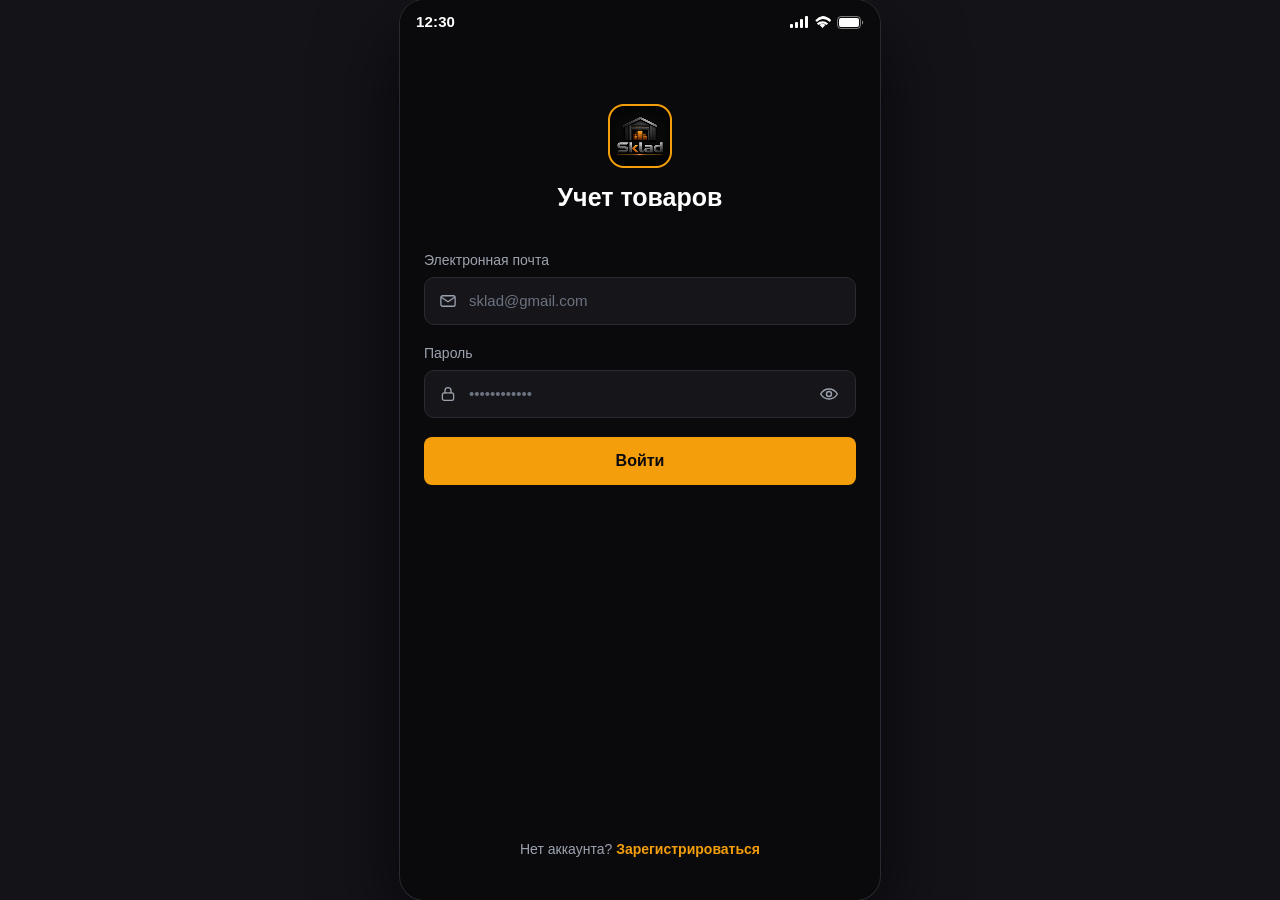
<file: index.html>
<!DOCTYPE html><html lang="ru"><head><meta charset="utf-8"><meta name="viewport" content="width=device-width, initial-scale=1.0, maximum-scale=1.0, user-scalable=no"><meta name="theme-color" content="#0a0a0c"><meta name="description" content="Учет товаров на складе — вход в систему"><title>Вход — Учет товаров</title><link rel="icon" href="assets/img/logo.png"><link rel="stylesheet" href="css/normalize.css"><link rel="stylesheet" href="css/style.min.css"></head><body data-page="login"><div class="status-bar" aria-hidden="true"><span class="status-bar__time">12:30</span> <span class="status-bar__icons"><svg width="18" height="12" viewBox="0 0 18 12" fill="currentColor"><rect y="8" width="3" height="4" rx="1"/><rect x="5" y="6" width="3" height="6" rx="1"/><rect x="10" y="3" width="3" height="9" rx="1"/><rect x="15" width="3" height="12" rx="1"/></svg> <svg width="17" height="12" viewBox="0 0 17 12" fill="currentColor"><path d="M8.5 12 11.4 9.1a4.1 4.1 0 0 0-5.8 0L8.5 12Zm0-4.6c1.5 0 2.9.6 4 1.6l1.6-1.6a8.7 8.7 0 0 0-11.2 0l1.6 1.6a5.9 5.9 0 0 1 4-1.6Zm0-4.5c2.7 0 5.3 1.1 7.2 3l1.6-1.6A12.7 12.7 0 0 0 8.5 0 12.7 12.7 0 0 0 1.3 4.3L2.9 5.9A10.5 10.5 0 0 1 8.5 2.9Z"/></svg> <svg width="27" height="13" viewBox="0 0 27 13" fill="none"><rect x="0.5" y="0.5" width="23" height="12" rx="3.5" stroke="currentColor" opacity="0.45"/><rect x="2" y="2" width="20" height="9" rx="2" fill="currentColor"/><path d="M25 4.6v3.8a2.1 2.1 0 0 0 0-3.8Z" fill="currentColor" opacity="0.5"/></svg></span></div><div class="auth"><header class="auth__brand"><img class="auth__logo" src="assets/img/logo.png" alt="Логотип Sklad" width="64" height="64"><h1 class="auth__title">Учет товаров</h1></header><main class="auth__form"><section aria-label="Форма входа"><form id="auth-form" novalidate><div class="field"><label class="field__label" for="email">Электронная почта</label><div class="field__control"><svg class="icon" viewBox="0 0 24 24" fill="none" stroke="currentColor" stroke-width="1.7" stroke-linecap="round" stroke-linejoin="round" aria-hidden="true"><rect x="2.5" y="5" width="19" height="14" rx="2.5"/><path d="m3.6 7.2 8.4 5.8 8.4-5.8"/></svg> <input id="email" name="email" type="email" inputmode="email" autocomplete="email" placeholder="sklad@gmail.com"></div><span class="field__error"></span></div><div class="field"><label class="field__label" for="password">Пароль</label><div class="field__control"><svg class="icon" viewBox="0 0 24 24" fill="none" stroke="currentColor" stroke-width="1.7" stroke-linecap="round" stroke-linejoin="round" aria-hidden="true"><rect x="4.5" y="10.5" width="15" height="10" rx="2.5"/><path d="M8 10.5v-3a4 4 0 0 1 8 0v3"/></svg> <input id="password" name="password" type="password" autocomplete="current-password" placeholder="••••••••••••"> <button class="field__toggle" id="pass-toggle" type="button" aria-label="Показать пароль"><svg class="icon" viewBox="0 0 24 24" fill="none" stroke="currentColor" stroke-width="1.7" stroke-linecap="round" stroke-linejoin="round" aria-hidden="true"><path d="M2 12s3.6-6 10-6 10 6 10 6-3.6 6-10 6S2 12 2 12Z"/><circle cx="12" cy="12" r="3"/></svg></button></div><span class="field__error"></span></div><button class="btn btn--primary" type="submit">Войти</button><p class="form-note" id="form-note" role="status" aria-live="polite"></p></form></section></main><footer class="auth__footer"><nav class="auth__switch" aria-label="Переход между экранами">Нет аккаунта? <a href="register.html">Зарегистрироваться</a></nav></footer></div><script src="js/data.min.js"></script><script src="js/app.min.js"></script></body></html>
</file>
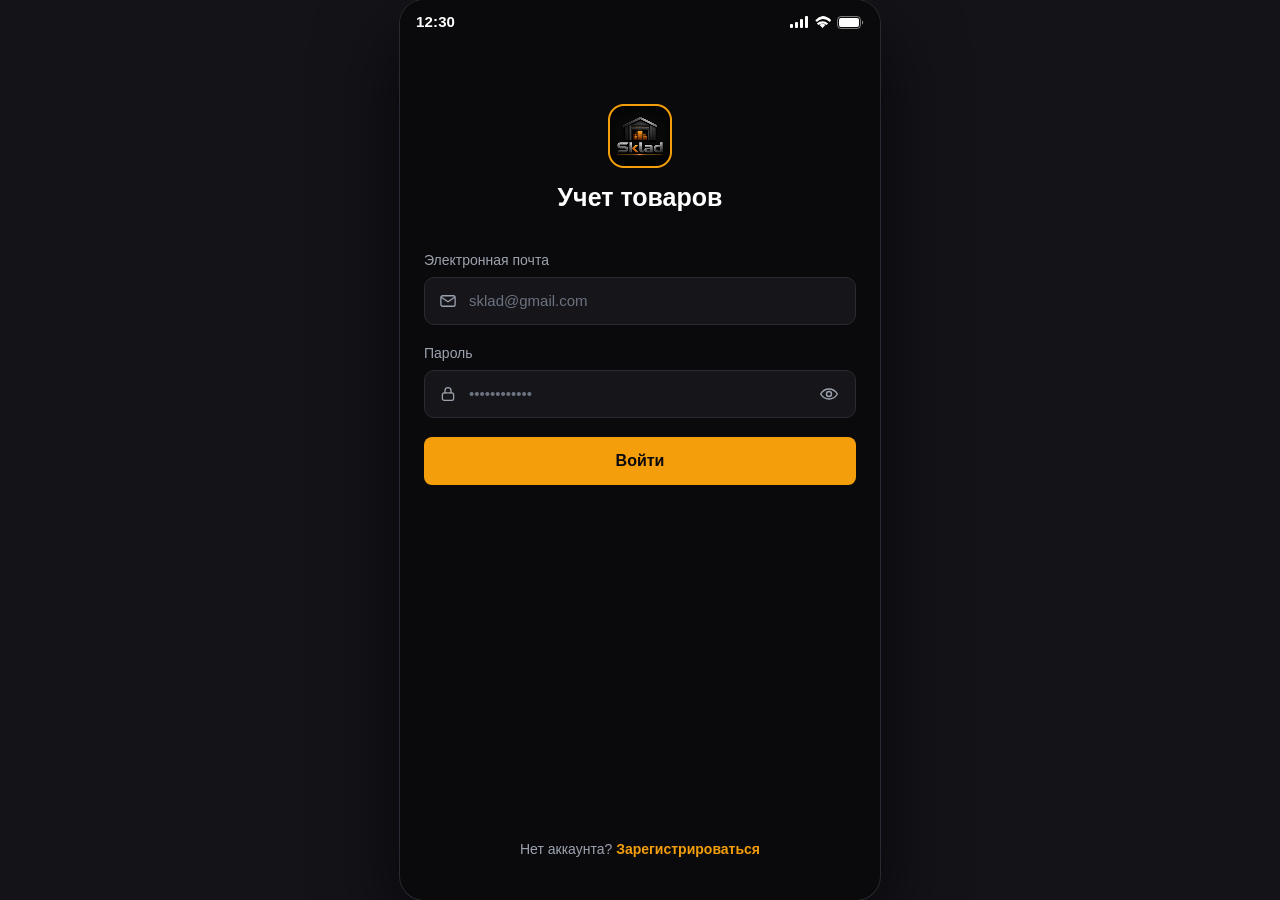
<file: main.html>
<!DOCTYPE html><html lang="ru"><head><meta charset="utf-8"><meta name="viewport" content="width=device-width, initial-scale=1.0, maximum-scale=1.0, user-scalable=no"><meta name="theme-color" content="#0a0a0c"><meta name="description" content="Учет товаров на складе — список товаров"><title>Товары — Учет товаров</title><link rel="icon" href="assets/img/logo.png"><link rel="stylesheet" href="css/normalize.css"><link rel="stylesheet" href="css/style.min.css"></head><body data-page="list"><div class="status-bar" aria-hidden="true"><span class="status-bar__time">12:30</span> <span class="status-bar__icons"><svg width="18" height="12" viewBox="0 0 18 12" fill="currentColor"><rect y="8" width="3" height="4" rx="1"/><rect x="5" y="6" width="3" height="6" rx="1"/><rect x="10" y="3" width="3" height="9" rx="1"/><rect x="15" width="3" height="12" rx="1"/></svg> <svg width="17" height="12" viewBox="0 0 17 12" fill="currentColor"><path d="M8.5 12 11.4 9.1a4.1 4.1 0 0 0-5.8 0L8.5 12Zm0-4.6c1.5 0 2.9.6 4 1.6l1.6-1.6a8.7 8.7 0 0 0-11.2 0l1.6 1.6a5.9 5.9 0 0 1 4-1.6Zm0-4.5c2.7 0 5.3 1.1 7.2 3l1.6-1.6A12.7 12.7 0 0 0 8.5 0 12.7 12.7 0 0 0 1.3 4.3L2.9 5.9A10.5 10.5 0 0 1 8.5 2.9Z"/></svg> <svg width="27" height="13" viewBox="0 0 27 13" fill="none"><rect x="0.5" y="0.5" width="23" height="12" rx="3.5" stroke="currentColor" opacity="0.45"/><rect x="2" y="2" width="20" height="9" rx="2" fill="currentColor"/><path d="M25 4.6v3.8a2.1 2.1 0 0 0 0-3.8Z" fill="currentColor" opacity="0.5"/></svg></span></div><header class="app-header"><nav class="app-header__nav" aria-label="Навигация по приложению"><a href="main.html" aria-label="Учет товаров"><img class="app-header__logo" src="assets/img/logo.png" alt="Sklad" width="24" height="24"> </a></nav><button class="avatar" id="avatar" type="button" aria-label="Выйти из аккаунта"><svg class="icon" viewBox="0 0 24 24" fill="currentColor" aria-hidden="true"><circle cx="12" cy="8" r="4"/><path d="M4 21.5c0-4.4 3.6-7.5 8-7.5s8 3.1 8 7.5a1 1 0 0 1-1 1H5a1 1 0 0 1-1-1Z"/></svg></button></header><main class="catalog"><section aria-label="Поиск по товарам"><div class="search"><svg class="icon" viewBox="0 0 24 24" fill="none" stroke="currentColor" stroke-width="1.8" stroke-linecap="round" aria-hidden="true"><circle cx="11" cy="11" r="7"/><path d="m20.5 20.5-4-4"/></svg> <input id="search" type="search" placeholder="Поиск по наименованию или артикулу..." aria-label="Поиск по наименованию или артикулу"></div></section><section aria-labelledby="catalog-title"><h1 class="catalog__title" id="catalog-title">Товары</h1><ul class="product-list" id="product-list" role="list"></ul><p class="empty-state" id="empty-state" hidden>Ничего не найдено</p></section></main><footer class="list-footer"><button class="fab" id="fab" type="button"><svg class="icon" viewBox="0 0 24 24" fill="none" stroke="currentColor" stroke-width="2.4" stroke-linecap="round" aria-hidden="true"><path d="M12 5v14M5 12h14"/></svg> Добавить товар</button></footer><section class="sheet" id="editor" role="dialog" aria-modal="true" aria-labelledby="editor-title" hidden><header class="editor-bar"><button class="back-link" id="editor-back" type="button"><svg class="icon" viewBox="0 0 24 24" fill="none" stroke="currentColor" stroke-width="2" stroke-linecap="round" stroke-linejoin="round" aria-hidden="true"><path d="M19.5 12h-15M11 5.5 4.5 12l6.5 6.5"/></svg> Назад</button><h2 class="editor-bar__title" id="editor-title">Новый товар</h2><span aria-hidden="true"></span></header><div class="editor"><form id="editor-form" novalidate><input type="file" id="photo-input" accept="image/*" hidden> <button class="photo-picker" id="photo-picker" type="button"><svg class="icon" viewBox="0 0 24 24" fill="none" stroke="currentColor" stroke-width="1.7" stroke-linecap="round" stroke-linejoin="round" aria-hidden="true"><path d="M4 8h3l1.6-2.6h6.8L17 8h3a1.6 1.6 0 0 1 1.6 1.6v9A1.6 1.6 0 0 1 20 20.2H4A1.6 1.6 0 0 1 2.4 18.6v-9A1.6 1.6 0 0 1 4 8Z"/><circle cx="12" cy="13.6" r="3.4"/></svg> <span id="photo-picker-label">Добавить фото товара</span></button><div class="field"><label class="field__label" for="f-name">Наименование</label><div class="field__control"><input id="f-name" name="name" placeholder="Например, Аккумуляторная дрель" autocomplete="off"></div><span class="field__error"></span></div><div class="field"><label class="field__label" for="f-art">Артикул</label><div class="field__control"><input id="f-art" name="art" placeholder="DEW-DCD701" autocomplete="off"></div><span class="field__error"></span></div><div class="field"><label class="field__label" for="f-qty">Количество, шт.</label><div class="field__control"><input id="f-qty" name="qty" type="number" inputmode="numeric" min="0" step="1" placeholder="0"></div><span class="field__error"></span></div><div class="field"><label class="field__label" for="f-desc">Описание</label><div class="field__control field__control--area"><textarea id="f-desc" name="desc" placeholder="Характеристики, комплектация, условия хранения..."></textarea></div><span class="field__error"></span></div><div class="editor__actions"><button class="btn btn--primary" type="submit">Сохранить</button> <button class="btn btn--ghost" id="editor-cancel" type="button">Отмена</button></div><p class="form-note" id="form-note" role="status" aria-live="polite"></p></form></div></section><script src="js/data.min.js"></script><script src="js/app.min.js"></script></body></html>
</file>
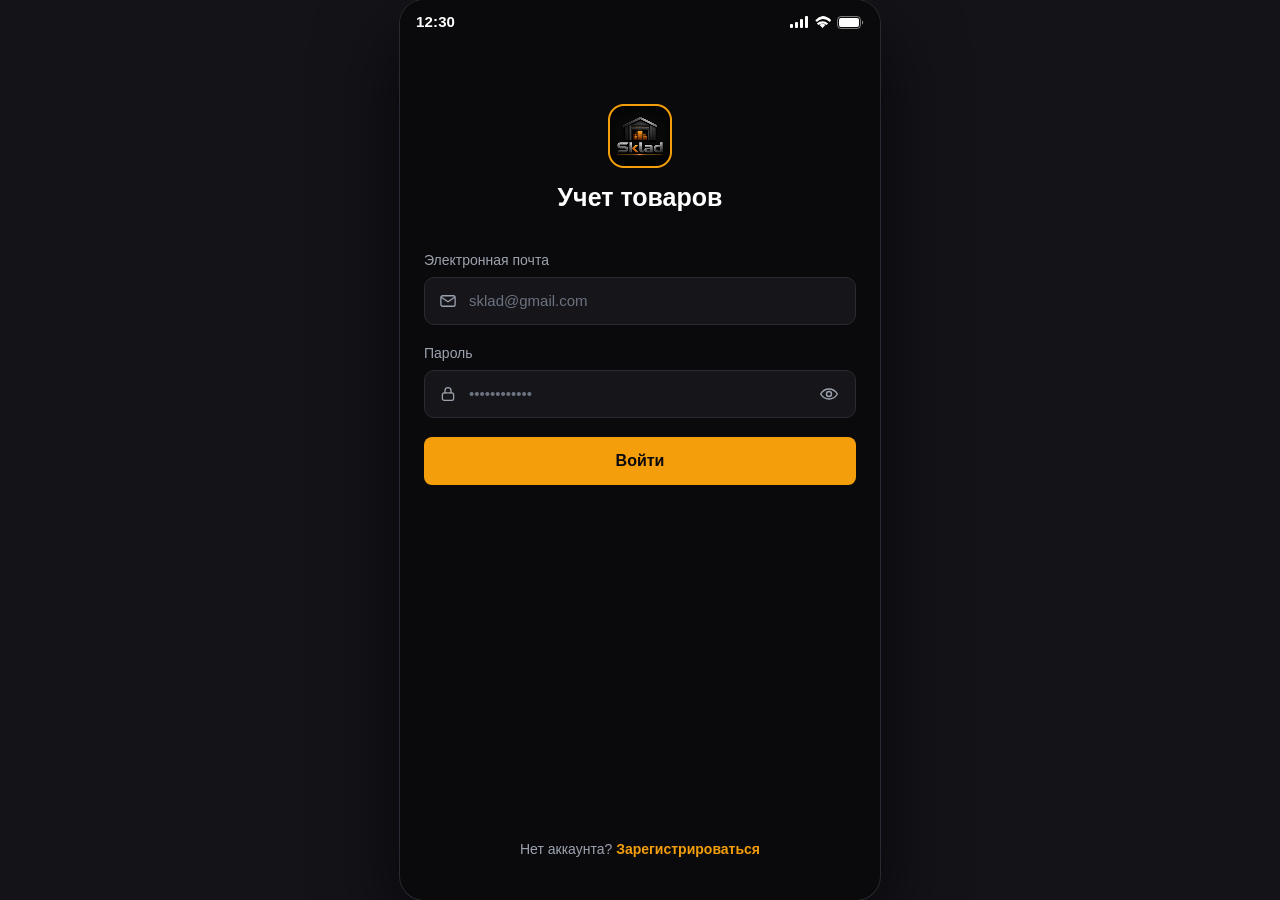
<file: product.html>
<!DOCTYPE html><html lang="ru"><head><meta charset="utf-8"><meta name="viewport" content="width=device-width, initial-scale=1.0, maximum-scale=1.0, user-scalable=no"><meta name="theme-color" content="#0a0a0c"><meta name="description" content="Учет товаров на складе — карточка товара"><title>Товар — Учет товаров</title><link rel="icon" href="assets/img/logo.png"><link rel="stylesheet" href="css/normalize.css"><link rel="stylesheet" href="css/style.min.css"></head><body data-page="detail"><div class="status-bar" aria-hidden="true"><span class="status-bar__time">12:30</span> <span class="status-bar__icons"><svg width="18" height="12" viewBox="0 0 18 12" fill="currentColor"><rect y="8" width="3" height="4" rx="1"/><rect x="5" y="6" width="3" height="6" rx="1"/><rect x="10" y="3" width="3" height="9" rx="1"/><rect x="15" width="3" height="12" rx="1"/></svg> <svg width="17" height="12" viewBox="0 0 17 12" fill="currentColor"><path d="M8.5 12 11.4 9.1a4.1 4.1 0 0 0-5.8 0L8.5 12Zm0-4.6c1.5 0 2.9.6 4 1.6l1.6-1.6a8.7 8.7 0 0 0-11.2 0l1.6 1.6a5.9 5.9 0 0 1 4-1.6Zm0-4.5c2.7 0 5.3 1.1 7.2 3l1.6-1.6A12.7 12.7 0 0 0 8.5 0 12.7 12.7 0 0 0 1.3 4.3L2.9 5.9A10.5 10.5 0 0 1 8.5 2.9Z"/></svg> <svg width="27" height="13" viewBox="0 0 27 13" fill="none"><rect x="0.5" y="0.5" width="23" height="12" rx="3.5" stroke="currentColor" opacity="0.45"/><rect x="2" y="2" width="20" height="9" rx="2" fill="currentColor"/><path d="M25 4.6v3.8a2.1 2.1 0 0 0 0-3.8Z" fill="currentColor" opacity="0.5"/></svg></span></div><header class="detail-bar"><nav class="detail-bar__nav" aria-label="Навигация по приложению"><a class="back-link" id="detail-back" href="main.html"><svg class="icon" viewBox="0 0 24 24" fill="none" stroke="currentColor" stroke-width="2" stroke-linecap="round" stroke-linejoin="round" aria-hidden="true"><path d="M19.5 12h-15M11 5.5 4.5 12l6.5 6.5"/></svg> Назад в список</a></nav><a class="icon-btn" id="detail-edit" href="main.html" aria-label="Редактировать товар"><svg class="icon" viewBox="0 0 24 24" fill="none" stroke="currentColor" stroke-width="1.8" stroke-linecap="round" stroke-linejoin="round" aria-hidden="true"><path d="M14 4.5H6.5a2 2 0 0 0-2 2v11a2 2 0 0 0 2 2h11a2 2 0 0 0 2-2V10"/><path d="M18.6 3.4a2.1 2.1 0 0 1 3 3L12.8 15.2l-4 1 1-4 8.8-8.8Z"/></svg></a></header><main class="detail"><img class="detail__photo" id="detail-photo" src="assets/img/drill_big.png" alt="" width="390" height="320"><div class="detail__body"><h1 class="detail__title" id="detail-title">Аккумуляторная дрель-шуруповерт DeWalt</h1><p class="detail__badge-row"><span class="badge detail__badge" id="detail-badge">12 шт.</span></p><section class="detail__section" aria-labelledby="detail-desc-label"><h2 class="section-label" id="detail-desc-label">Описание</h2><p class="detail__text" id="detail-text"></p></section></div><footer class="detail__actions"><button class="btn btn--danger" id="detail-delete" type="button"><svg class="icon" viewBox="0 0 24 24" width="18" height="18" fill="none" stroke="currentColor" stroke-width="1.8" stroke-linecap="round" stroke-linejoin="round" aria-hidden="true"><path d="M4 7h16M9.5 7V5.2A1.7 1.7 0 0 1 11.2 3.5h1.6A1.7 1.7 0 0 1 14.5 5.2V7m3.5 0v12a2 2 0 0 1-2 2h-7a2 2 0 0 1-2-2V7"/><path d="M10.5 11v6M13.5 11v6"/></svg> Удалить товар из базы</button></footer></main><script src="js/data.min.js"></script><script src="js/app.min.js"></script></body></html>
</file>
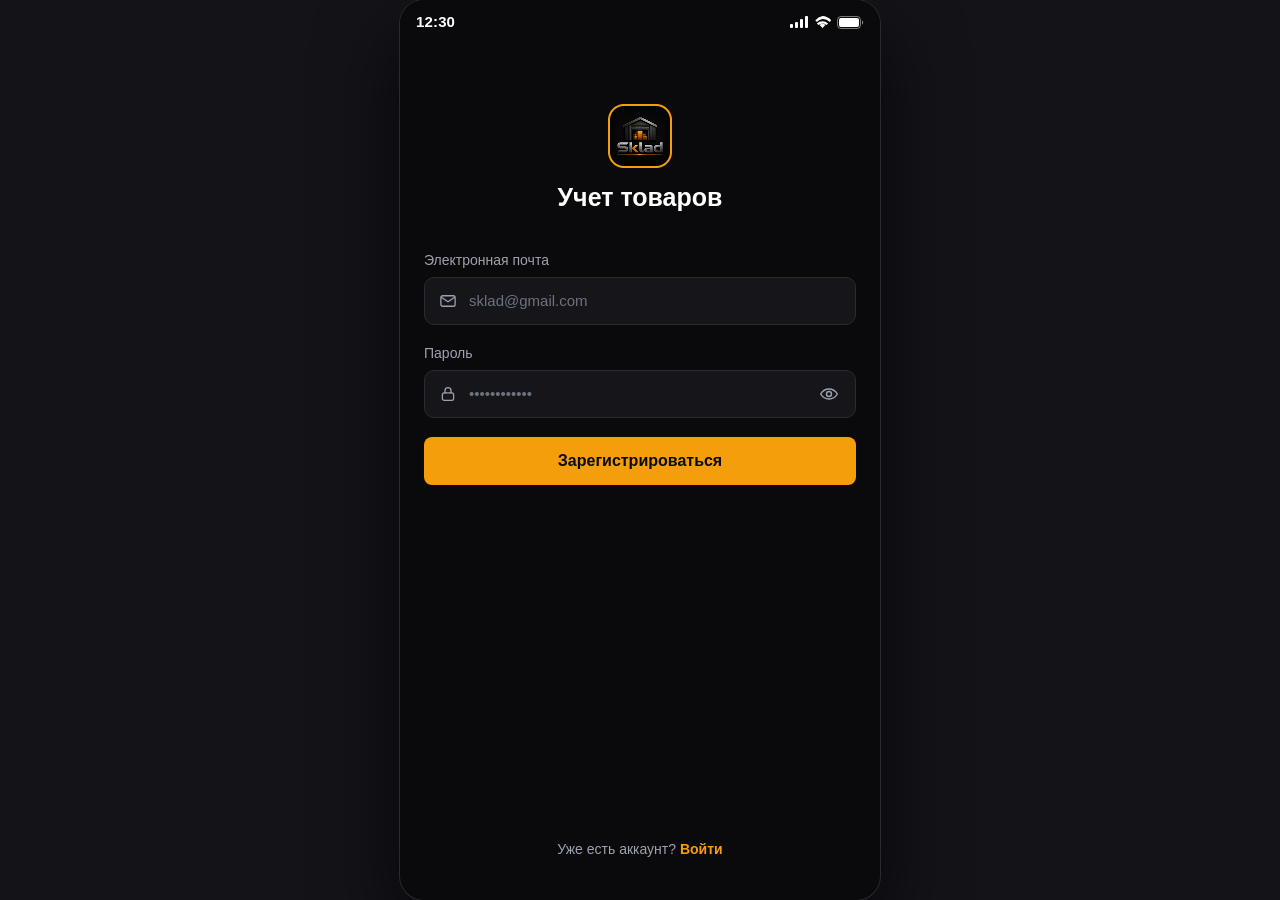
<file: register.html>
<!DOCTYPE html><html lang="ru"><head><meta charset="utf-8"><meta name="viewport" content="width=device-width, initial-scale=1.0, maximum-scale=1.0, user-scalable=no"><meta name="theme-color" content="#0a0a0c"><meta name="description" content="Учет товаров на складе — регистрация"><title>Регистрация — Учет товаров</title><link rel="icon" href="assets/img/logo.png"><link rel="stylesheet" href="css/normalize.css"><link rel="stylesheet" href="css/style.min.css"></head><body data-page="register"><div class="status-bar" aria-hidden="true"><span class="status-bar__time">12:30</span> <span class="status-bar__icons"><svg width="18" height="12" viewBox="0 0 18 12" fill="currentColor"><rect y="8" width="3" height="4" rx="1"/><rect x="5" y="6" width="3" height="6" rx="1"/><rect x="10" y="3" width="3" height="9" rx="1"/><rect x="15" width="3" height="12" rx="1"/></svg> <svg width="17" height="12" viewBox="0 0 17 12" fill="currentColor"><path d="M8.5 12 11.4 9.1a4.1 4.1 0 0 0-5.8 0L8.5 12Zm0-4.6c1.5 0 2.9.6 4 1.6l1.6-1.6a8.7 8.7 0 0 0-11.2 0l1.6 1.6a5.9 5.9 0 0 1 4-1.6Zm0-4.5c2.7 0 5.3 1.1 7.2 3l1.6-1.6A12.7 12.7 0 0 0 8.5 0 12.7 12.7 0 0 0 1.3 4.3L2.9 5.9A10.5 10.5 0 0 1 8.5 2.9Z"/></svg> <svg width="27" height="13" viewBox="0 0 27 13" fill="none"><rect x="0.5" y="0.5" width="23" height="12" rx="3.5" stroke="currentColor" opacity="0.45"/><rect x="2" y="2" width="20" height="9" rx="2" fill="currentColor"/><path d="M25 4.6v3.8a2.1 2.1 0 0 0 0-3.8Z" fill="currentColor" opacity="0.5"/></svg></span></div><div class="auth"><header class="auth__brand"><img class="auth__logo" src="assets/img/logo.png" alt="Логотип Sklad" width="64" height="64"><h1 class="auth__title">Учет товаров</h1></header><main class="auth__form"><section aria-label="Регистрация"><form id="auth-form" novalidate><div class="field"><label class="field__label" for="email">Электронная почта</label><div class="field__control"><svg class="icon" viewBox="0 0 24 24" fill="none" stroke="currentColor" stroke-width="1.7" stroke-linecap="round" stroke-linejoin="round" aria-hidden="true"><rect x="2.5" y="5" width="19" height="14" rx="2.5"/><path d="m3.6 7.2 8.4 5.8 8.4-5.8"/></svg> <input id="email" name="email" type="email" inputmode="email" autocomplete="email" placeholder="sklad@gmail.com"></div><span class="field__error"></span></div><div class="field"><label class="field__label" for="password">Пароль</label><div class="field__control"><svg class="icon" viewBox="0 0 24 24" fill="none" stroke="currentColor" stroke-width="1.7" stroke-linecap="round" stroke-linejoin="round" aria-hidden="true"><rect x="4.5" y="10.5" width="15" height="10" rx="2.5"/><path d="M8 10.5v-3a4 4 0 0 1 8 0v3"/></svg> <input id="password" name="password" type="password" autocomplete="new-password" placeholder="••••••••••••"> <button class="field__toggle" id="pass-toggle" type="button" aria-label="Показать пароль"><svg class="icon" viewBox="0 0 24 24" fill="none" stroke="currentColor" stroke-width="1.7" stroke-linecap="round" stroke-linejoin="round" aria-hidden="true"><path d="M2 12s3.6-6 10-6 10 6 10 6-3.6 6-10 6S2 12 2 12Z"/><circle cx="12" cy="12" r="3"/></svg></button></div><span class="field__error"></span></div><button class="btn btn--primary" type="submit">Зарегистрироваться</button><p class="form-note" id="form-note" role="status" aria-live="polite"></p></form></section></main><footer class="auth__footer"><nav class="auth__switch" aria-label="Переход между экранами">Уже есть аккаунт? <a href="index.html">Войти</a></nav></footer></div><script src="js/data.min.js"></script><script src="js/app.min.js"></script></body></html>
</file>
<file: css/style.min.css>
:root{--bg:#0a0a0c;--surface:#16161a;--surface-2:#1f2025;--surface-3:#33333a;--border:#2a2a32;--text:#ffffff;--muted:#9ca3af;--placeholder:#6b7280;--orange:#f59e0b;--orange-soft:rgba(245, 158, 11, 0.15);--orange-line:rgba(245, 158, 11, 0.55);--red:#ef4444;--red-soft:rgba(239, 68, 68, 0.14);--pad-wide:1.5rem;--pad-compact:1rem;--r-card:0.75rem;--r-field:0.625rem;--r-btn:0.5rem;--gap-card:0.75rem;--status-h:2.75rem;--app-max:30rem;--fab-bottom:3rem}html{height:100%;display:flex;align-items:center;justify-content:center;overflow:hidden;background:var(--bg)}body{width:min(100%,var(--app-max));height:100%;min-height:0;overflow-x:hidden;overflow-y:auto;scrollbar-width:none;-ms-overflow-style:none;background:var(--bg);color:var(--text)}body::-webkit-scrollbar{width:0;height:0;display:none}img{height:auto}.status-bar{display:flex;align-items:center;justify-content:space-between;height:var(--status-h);padding:0 1rem;background:var(--bg);color:var(--text);font-size:.9375rem;font-weight:600;letter-spacing:.01em;user-select:none}.status-bar__icons{display:flex;align-items:center;gap:.375rem}.screen{padding:0 var(--pad-wide)}.btn{display:flex;align-items:center;justify-content:center;gap:.5rem;width:100%;height:3rem;border-radius:var(--r-btn);font-size:1rem;font-weight:700;line-height:1;transition:filter .15s ease,background-color .15s ease}.btn:active{filter:brightness(.9)}.btn--primary{background:var(--orange);color:var(--bg)}.btn--primary:hover{filter:brightness(1.05)}.btn--ghost{background:0 0;border:.0625rem solid var(--border);color:var(--muted)}.btn--danger{background:var(--red-soft);border:.0625rem solid var(--red);color:var(--red)}.btn--danger:hover{background:rgba(239,68,68,.22)}.badge{display:inline-flex;align-items:center;height:1.125rem;padding:0 .6875rem;border:.0625rem solid var(--orange);border-radius:.25rem;background:#24242b;color:var(--orange);font-size:.75rem;font-weight:600;line-height:1}.section-label{color:var(--orange);font-size:.6875rem;font-weight:700;letter-spacing:.09em;text-transform:uppercase}.field{display:block;margin-bottom:1.25rem}.field__label{display:block;margin-bottom:.5rem;color:var(--muted);font-size:.875rem;font-weight:500;line-height:1.2}.field__control{display:flex;align-items:center;gap:.75rem;height:3rem;padding:0 .875rem;background:var(--surface);border:.0625rem solid var(--border);border-radius:var(--r-field);transition:border-color .15s ease}.field__control:focus-within{border-color:var(--orange)}.field__control .icon{width:1.125rem;height:1.125rem;color:var(--muted)}.field__control input,.field__control textarea{flex:1;min-width:0;height:100%;padding:0;background:0 0;border:0;outline:0;color:var(--text);font-size:.9375rem;line-height:1.25}.field__control textarea{height:9rem;padding:.75rem 0;line-height:1.5;resize:none}.field__control input::placeholder,.field__control textarea::placeholder{color:var(--placeholder)}.field__control--area{height:auto;align-items:stretch}.field__toggle{display:flex;align-items:center;justify-content:center;width:1.5rem;height:1.5rem;color:var(--placeholder)}.field__toggle:hover{color:var(--muted)}.field__toggle .icon{width:1.25rem;height:1.25rem}.field__error{display:none;margin-top:.375rem;color:var(--red);font-size:.75rem}.field--invalid .field__control{border-color:var(--red)}.field--invalid .field__error{display:block}.auth{display:flex;flex-direction:column;min-height:calc(100% - var(--status-h))}.auth__brand{display:flex;flex-direction:column;align-items:center;padding-top:3.75rem}.auth__logo{width:4rem;height:4rem;border-radius:.75rem}.auth__title{margin-top:.875rem;font-size:1.5625rem;font-weight:700;line-height:1.2;text-align:center}.auth__form{margin-top:2.5rem;padding:0 var(--pad-wide)}.auth__form .field:last-of-type{margin-bottom:0}.auth__form .btn{margin-top:1.1875rem}.auth__footer{margin-top:auto;padding:2rem var(--pad-wide) 2.5rem;text-align:center;color:var(--muted);font-size:.875rem}.auth__footer a{color:var(--orange);font-weight:600}.auth__footer a:hover{text-decoration:underline}.form-note{margin-top:.875rem;min-height:1.25rem;color:var(--red);font-size:.8125rem;text-align:center}.form-note--ok{color:var(--orange)}.app-header{display:flex;align-items:center;justify-content:space-between;padding:.875rem 1.3125rem 1.125rem var(--pad-wide)}.app-header__nav{display:flex;align-items:center}.app-header__logo{width:1.5rem;height:1.5rem;border-radius:.25rem}.avatar{display:flex;align-items:center;justify-content:center;width:2.25rem;height:2.25rem;border:.0625rem solid #66666b;border-radius:50%;background:#333338;color:#99999e;transition:background-color .15s ease}.avatar:hover{background:#4a4a51}.avatar .icon{width:1.375rem;height:1.375rem}.catalog{padding:.75rem var(--pad-compact) 7.5rem}.search{position:relative;display:flex;align-items:center;height:2.5rem;padding:0 .625rem;background:var(--surface-2);border:.0625rem solid var(--border);border-radius:var(--r-field)}.search:focus-within{border-color:var(--orange)}.search .icon{width:1.125rem;height:1.125rem;color:var(--placeholder)}.search input{flex:1;min-width:0;height:100%;padding:0 0 0 .5rem;background:0 0;border:0;outline:0;color:var(--text);font-size:.875rem}.search input::placeholder{color:var(--placeholder)}.catalog__title{margin:.9375rem 0 1.4375rem;color:var(--orange);font-size:.6875rem;font-weight:700;letter-spacing:.09em;text-transform:uppercase}.product-list{display:flex;flex-direction:column;gap:var(--gap-card)}.product-card{display:flex;align-items:center;gap:1rem;padding:.6875rem;background:var(--surface);border:.0625rem solid var(--border);border-radius:var(--r-card);transition:border-color .15s ease,background-color .15s ease}.product-card:hover{border-color:var(--orange-line)}.product-card__thumb{width:4.5rem;height:4.5rem;flex-shrink:0;border-radius:.375rem;object-fit:cover;background:var(--surface-2)}.product-card__body{display:flex;flex-direction:column;align-items:flex-start;min-width:0}.product-card__name{display:block;margin-bottom:.5625rem;font-size:1rem;font-weight:600;line-height:1.1;overflow-wrap:anywhere}.empty-state{padding:3rem 1rem;color:var(--muted);font-size:.9375rem;text-align:center}.fab{position:fixed;right:max(1.25rem,calc(50% - var(--app-max)/ 2 + 1.25rem));bottom:var(--fab-bottom);display:flex;align-items:center;gap:.4rem;height:2.9375rem;padding:0 1.125rem;border-radius:1.5rem;background:var(--orange);color:var(--bg);font-size:.9375rem;font-weight:700;line-height:1;box-shadow:0 .5rem 1.5rem rgba(0,0,0,.45);transition:filter .15s ease}.fab:hover{filter:brightness(1.05)}.fab .icon{width:1.0625rem;height:1.0625rem}.detail-bar{display:flex;align-items:center;justify-content:space-between;padding:.6875rem 1.25rem .8125rem}.back-link{display:flex;align-items:center;gap:.5rem;color:var(--orange);font-size:1rem;font-weight:600;line-height:1}.back-link .icon{width:1.125rem;height:1.125rem}.icon-btn{display:flex;align-items:center;justify-content:center;width:2.25rem;height:2.25rem;border:.0625rem solid #4d4d55;border-radius:.5rem;background:var(--surface-3);color:var(--text);transition:background-color .15s ease}.icon-btn:hover{background:#43434b}.icon-btn .icon{width:1.125rem;height:1.125rem}.detail{padding-bottom:2.5rem}.detail__photo{width:100%;height:auto;aspect-ratio:39/32;object-fit:cover;background:var(--surface)}.detail__body{padding:1.25rem 1.25rem 0}.detail__title{font-size:1.4375rem;font-weight:700;line-height:1.17;overflow-wrap:anywhere}.detail__badge-row{margin-top:.5625rem}.detail__badge{height:1.625rem;padding:0 .9375rem;font-size:.8125rem}.detail__section{margin-top:1.125rem}.detail__text{margin-top:1.25rem;color:var(--muted);font-size:.9375rem;line-height:1.4}.detail__actions{padding:0 1.25rem;margin-top:1.25rem}.detail__actions .btn{height:3rem}.editor-bar{display:flex;align-items:center;justify-content:space-between;padding:1rem var(--pad-wide) .5rem}.editor-bar__title{font-size:1rem;font-weight:700}.editor{padding:1rem var(--pad-wide) 3rem}.photo-picker{display:flex;align-items:center;justify-content:center;gap:.75rem;width:100%;height:7.5rem;margin-bottom:1.5rem;padding:.75rem;border:.0625rem dashed var(--border);border-radius:var(--r-field);background:var(--surface);color:var(--muted);font-size:.875rem;text-align:center;overflow:hidden}.photo-picker .icon{width:1.75rem;height:1.75rem}.photo-picker img{max-height:100%;width:auto;border-radius:.375rem;object-fit:cover}.editor__actions{display:flex;flex-direction:column;gap:.75rem;margin-top:2rem}.sheet{position:fixed;left:max(0rem,calc(50% - var(--app-max)/ 2));right:max(0rem,calc(50% - var(--app-max)/ 2));top:var(--status-h);bottom:0;z-index:40;display:flex;flex-direction:column;overflow-y:auto;background:var(--bg)}.sheet[hidden]{display:none}.back-link{padding:0;border:0;background:0 0;font:inherit;font-size:1rem;font-weight:600;cursor:pointer}@media (min-width:768px){html{background:#131318}body{box-shadow:0 0 0 .0625rem var(--border),0 2rem 5rem rgba(0,0,0,.6);border-radius:1.5rem;overflow:hidden auto}}
</file>
